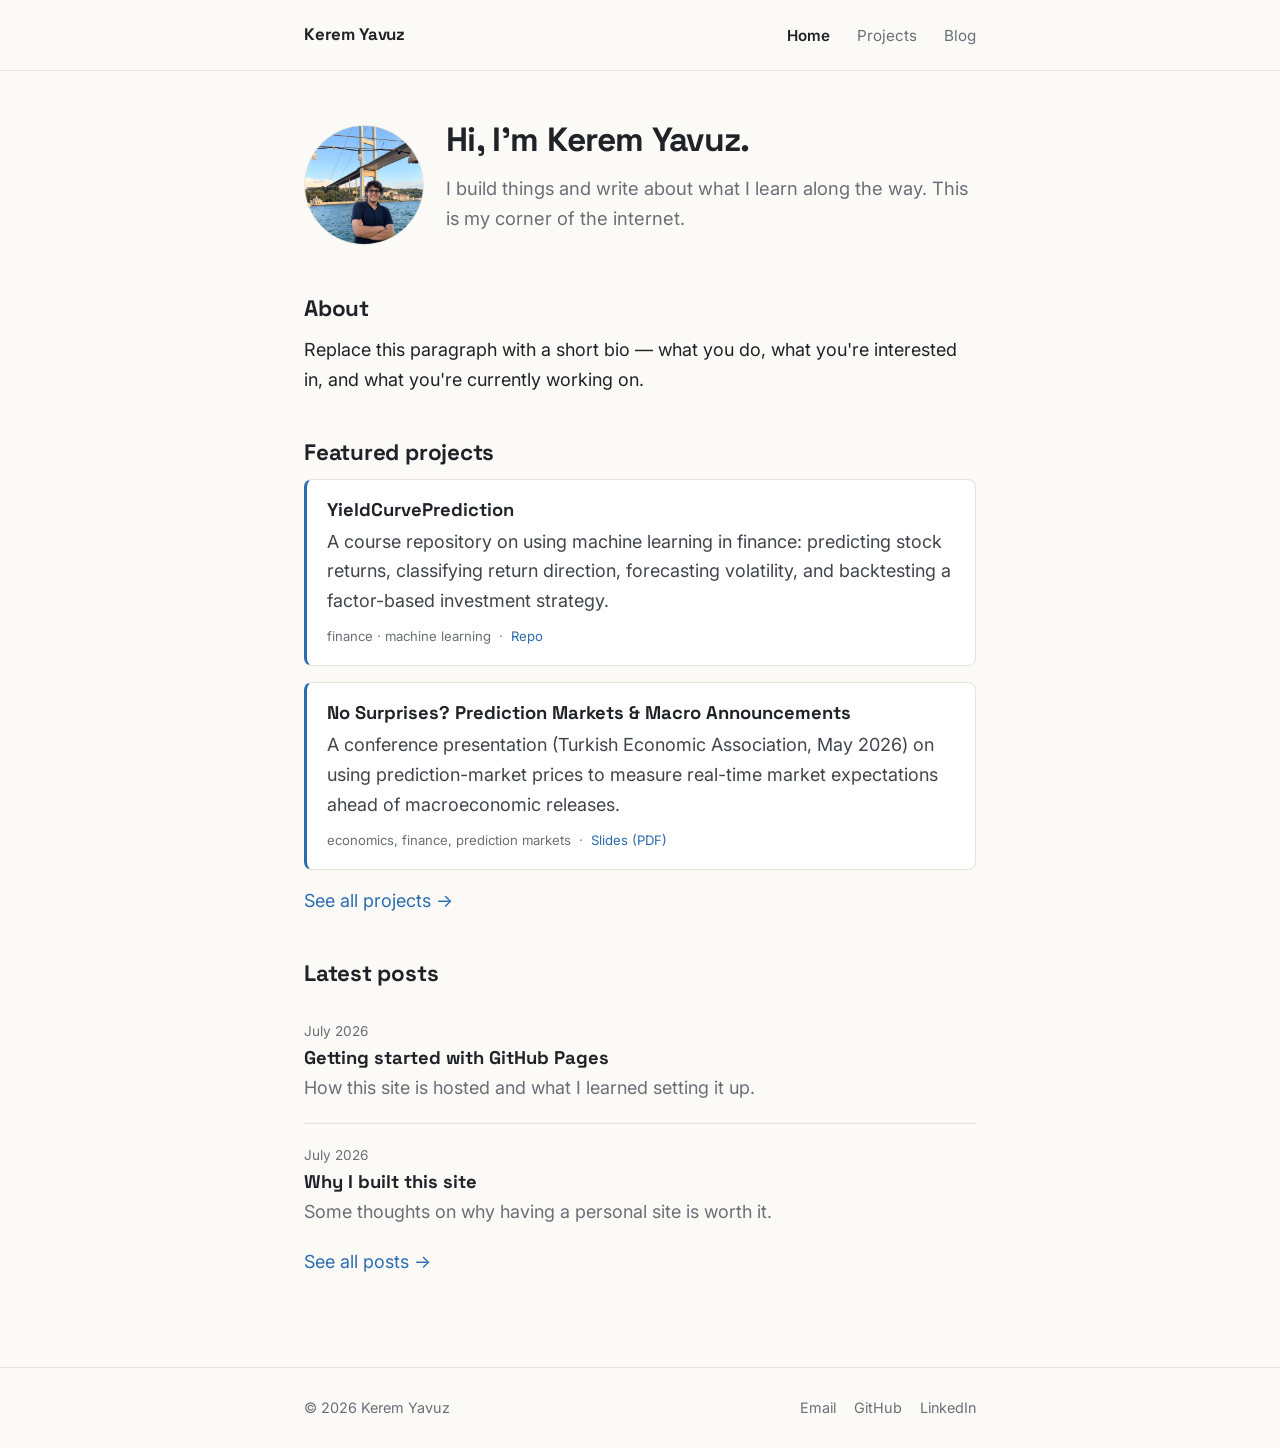
<file: index.html>
<!DOCTYPE html>
<html lang="en">
<head>
<meta charset="UTF-8">
<meta name="viewport" content="width=device-width, initial-scale=1.0">
<title>Kerem Yavuz</title>
<link rel="stylesheet" href="css/style.css">
</head>
<body>

<header class="site">
  <div class="wrap">
    <a class="brand" href="index.html">Kerem Yavuz</a>
    <nav class="main">
      <a href="index.html" class="active">Home</a>
      <a href="projects.html">Projects</a>
      <a href="blog.html">Blog</a>
    </nav>
  </div>
</header>

<main>
  <div class="wrap">
    <div class="hero">
      <img class="avatar" src="images/profile.jpg" alt="Kerem Yavuz">
      <div class="hero-text">
        <h1>Hi, I'm Kerem Yavuz.</h1>
        <p class="lead">I build things and write about what I learn along the way. This is my corner of the internet.</p>
      </div>
    </div>

    <h2>About</h2>
    <p>Replace this paragraph with a short bio — what you do, what you're interested in, and what you're currently working on.</p>

    <h2>Featured projects</h2>
    <!-- Auto-filled with the top projects from projects.html by js/featured.js.
         Edit projects.html, not this — the home page mirrors it. -->
    <div id="home-projects"></div>
    <p><a href="projects.html">See all projects &rarr;</a></p>

    <h2>Latest posts</h2>
    <!-- Auto-filled with the latest posts from blog.html by js/featured.js.
         Edit blog.html, not this — the home page mirrors it. -->
    <div id="home-posts"></div>
    <p><a href="blog.html">See all posts &rarr;</a></p>
  </div>
</main>

<footer class="site">
  <div class="wrap">
    <div>&copy; 2026 Kerem Yavuz</div>
    <div class="social">
      <a href="mailto:yavuzmkerem@gmail.com">Email</a>
      <a href="https://github.com/mkyavuz" target="_blank" rel="noopener">GitHub</a>
      <a href="https://www.linkedin.com/in/mustafa-kerem-yavuz-016a1a202/" target="_blank" rel="noopener">LinkedIn</a>
    </div>
  </div>
</footer>

<script src="js/featured.js" defer></script>
<script src="js/easteregg.js" defer></script>

</body>
</html>
</file>
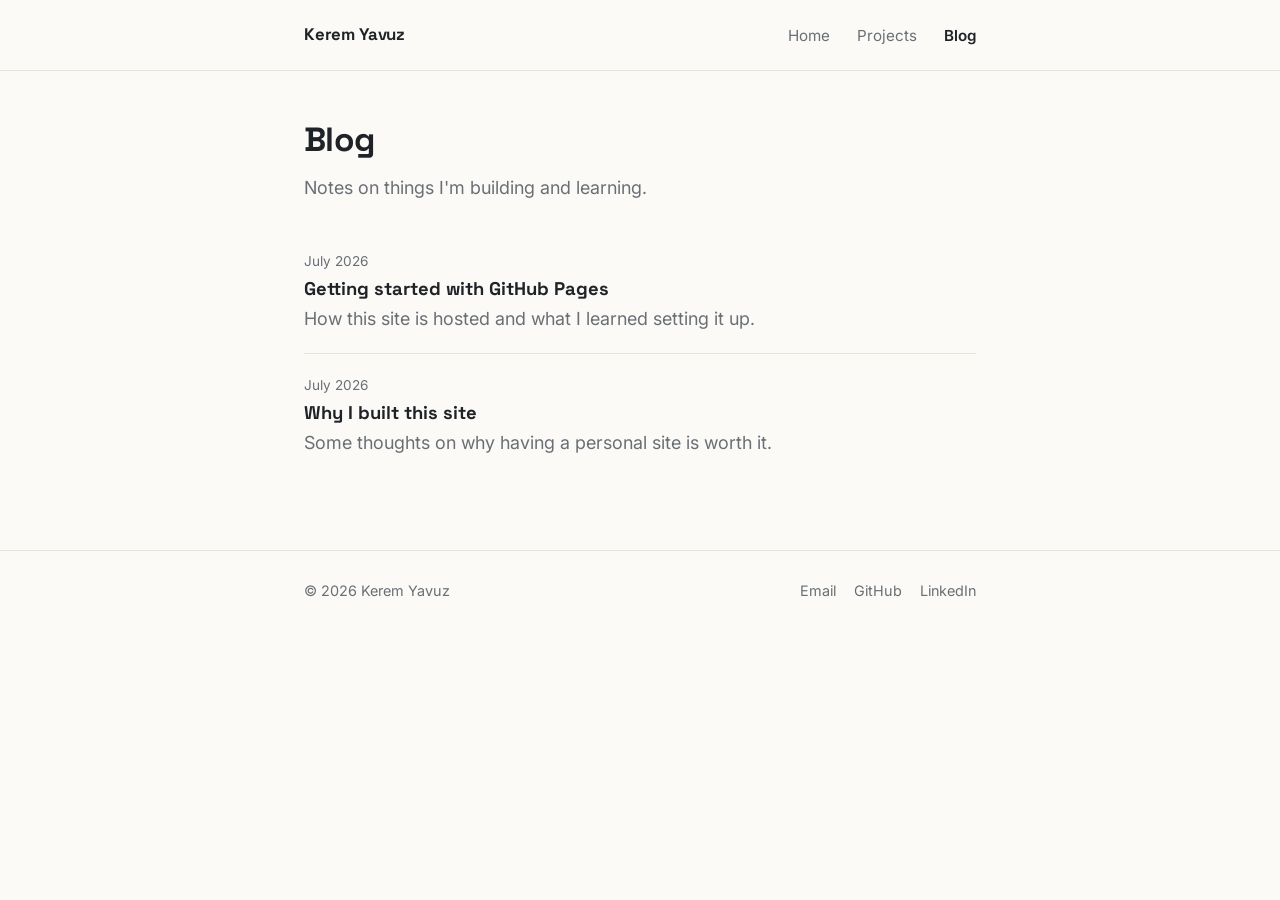
<file: blog.html>
<!DOCTYPE html>
<html lang="en">
<head>
<meta charset="UTF-8">
<meta name="viewport" content="width=device-width, initial-scale=1.0">
<title>Blog — Kerem Yavuz</title>
<link rel="stylesheet" href="css/style.css">
</head>
<body>

<header class="site">
  <div class="wrap">
    <a class="brand" href="index.html">Kerem Yavuz</a>
    <nav class="main">
      <a href="index.html">Home</a>
      <a href="projects.html">Projects</a>
      <a href="blog.html" class="active">Blog</a>
    </nav>
  </div>
</header>

<main>
  <div class="wrap">
    <h1>Blog</h1>
    <p class="tagline">Notes on things I'm building and learning.</p>

    <div class="post-list-item">
      <div class="date">July 2026</div>
      <h3><a href="posts/post-1.html">Getting started with GitHub Pages</a></h3>
      <p>How this site is hosted and what I learned setting it up.</p>
    </div>

    <div class="post-list-item">
      <div class="date">July 2026</div>
      <h3><a href="posts/post-2.html">Why I built this site</a></h3>
      <p>Some thoughts on why having a personal site is worth it.</p>
    </div>
  </div>
</main>

<footer class="site">
  <div class="wrap">
    <div>&copy; 2026 Kerem Yavuz</div>
    <div class="social">
      <a href="mailto:yavuzmkerem@gmail.com">Email</a>
      <a href="https://github.com/mkyavuz" target="_blank" rel="noopener">GitHub</a>
      <a href="https://www.linkedin.com/in/mustafa-kerem-yavuz-016a1a202/" target="_blank" rel="noopener">LinkedIn</a>
    </div>
  </div>
</footer>

<script src="js/easteregg.js" defer></script>

</body>
</html>
</file>
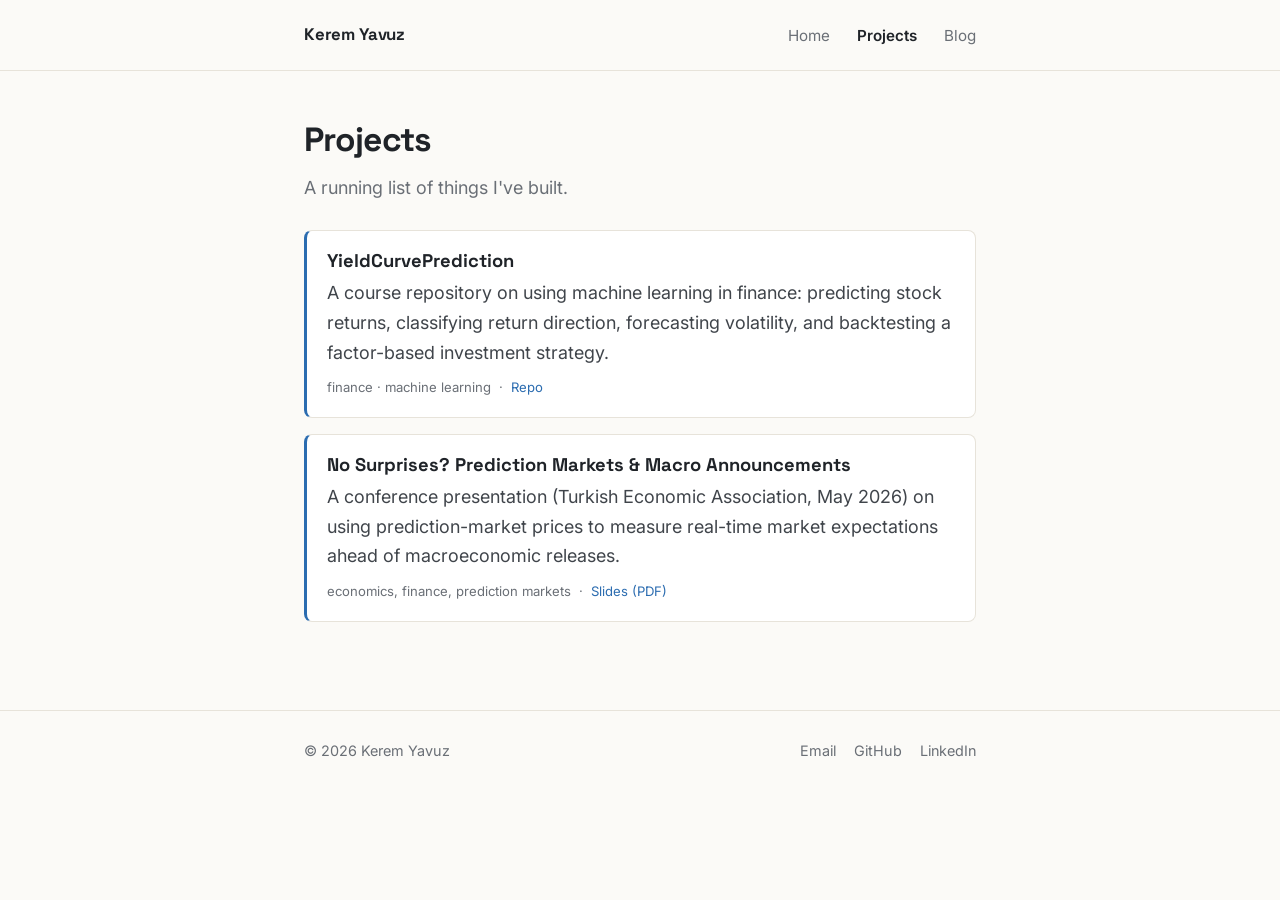
<file: projects.html>
<!DOCTYPE html>
<html lang="en">
<head>
<meta charset="UTF-8">
<meta name="viewport" content="width=device-width, initial-scale=1.0">
<title>Projects — Kerem Yavuz</title>
<link rel="stylesheet" href="css/style.css">
</head>
<body>

<header class="site">
  <div class="wrap">
    <a class="brand" href="index.html">Kerem Yavuz</a>
    <nav class="main">
      <a href="index.html">Home</a>
      <a href="projects.html" class="active">Projects</a>
      <a href="blog.html">Blog</a>
    </nav>
  </div>
</header>

<main>
  <div class="wrap">
    <h1>Projects</h1>
    <p class="tagline">A running list of things I've built.</p>

    <!-- For each project below, replace <repo> with the real repository name.
         Repo link:      https://github.com/mkyavuz/<repo>
         Live demo link: https://mkyavuz.github.io/<repo>/  (if the project has a GitHub Pages site) -->
    <div class="card">
      <h3><a href="https://github.com/mkyavuz/YieldCurvePrediction" target="_blank" rel="noopener">YieldCurvePrediction</a></h3>
      <p>A course repository on using machine learning in finance: predicting stock returns, classifying return direction, forecasting volatility, and backtesting a factor-based investment strategy.</p>
      <div class="tags">finance · machine learning &nbsp;·&nbsp; <a href="https://github.com/mkyavuz/YieldCurvePrediction" target="_blank" rel="noopener">Repo</a></div>
    </div>

    <div class="card">
      <h3><a href="files/presentation_yavuz.pdf" target="_blank" rel="noopener">No Surprises? Prediction Markets &amp; Macro Announcements</a></h3>
      <p>A conference presentation (Turkish Economic Association, May 2026) on using prediction-market prices to measure real-time market expectations ahead of macroeconomic releases.</p>
      <div class="tags">economics, finance, prediction markets &nbsp;·&nbsp; <a href="files/presentation_yavuz.pdf" target="_blank" rel="noopener">Slides (PDF)</a></div>
    </div>
  </div>
</main>

<footer class="site">
  <div class="wrap">
    <div>&copy; 2026 Kerem Yavuz</div>
    <div class="social">
      <a href="mailto:yavuzmkerem@gmail.com">Email</a>
      <a href="https://github.com/mkyavuz" target="_blank" rel="noopener">GitHub</a>
      <a href="https://www.linkedin.com/in/mustafa-kerem-yavuz-016a1a202/" target="_blank" rel="noopener">LinkedIn</a>
    </div>
  </div>
</footer>

<script src="js/easteregg.js" defer></script>

</body>
</html>
</file>
<file: css/style.css>
/* ===========================================================
   Kerem Yavuz — clean, reading-first theme
   Inspired by paulgraham.com, gwern.net, waitbutwhy.com
   =========================================================== */

@import url('https://fonts.googleapis.com/css2?family=Inter:wght@400;500;600;700&family=Space+Grotesk:wght@400;500;600;700&display=swap');

:root {
  --bg: #fbfaf7;          /* warm off-white / cream */
  --panel: #ffffff;
  --text: #1f2328;
  --muted: #6a6f76;
  --border: #e7e3da;
  --accent: #2b6cb0;      /* calm blue */
  --accent-hover: #1b4f86;
  --accent-soft: #eef4fb;
  --max-width: 720px;
  --display: "Space Grotesk", "Inter", -apple-system, BlinkMacSystemFont, sans-serif;
  --sans: "Inter", -apple-system, BlinkMacSystemFont, "Segoe UI", Helvetica, Arial, sans-serif;
  --serif: Georgia, "Iowan Old Style", "Palatino Linotype", Palatino, serif;
}

* { box-sizing: border-box; }
html { -webkit-text-size-adjust: 100%; }

body {
  margin: 0;
  background: var(--bg);
  color: var(--text);
  font-family: var(--sans);
  font-size: 18px;
  line-height: 1.65;
  -webkit-font-smoothing: antialiased;
  text-rendering: optimizeLegibility;
}

.wrap { max-width: var(--max-width); margin: 0 auto; padding: 0 24px; }

/* ---------- header / nav ---------- */
header.site { border-bottom: 1px solid var(--border); }
header.site .wrap {
  display: flex; justify-content: space-between; align-items: center;
  flex-wrap: wrap; gap: 12px; padding-top: 20px; padding-bottom: 20px;
}
.brand {
  font-family: var(--display); font-weight: 700; font-size: 1.05rem;
  color: var(--text); text-decoration: none; letter-spacing: -0.01em;
}
nav.main a {
  font-family: var(--sans); color: var(--muted); text-decoration: none;
  margin-left: 22px; font-size: 0.95rem;
}
nav.main a:hover { color: var(--accent); }
nav.main a.active { color: var(--text); font-weight: 600; }

main { padding: 48px 0 72px; }

/* ---------- headings / text ---------- */
h1, h2, h3 { font-family: var(--display); line-height: 1.25; color: var(--text); }
h1 { font-size: 2.1rem; margin: 0 0 12px; letter-spacing: -0.02em; }
h2 { font-size: 1.4rem; margin: 44px 0 12px; letter-spacing: -0.01em; }
h3 { font-size: 1.15rem; margin: 0 0 6px; }

p { margin: 0 0 18px; }
p.lead { font-size: 1.15rem; color: var(--muted); }
.tagline { color: var(--muted); margin-bottom: 28px; }

a { color: var(--accent); text-decoration: none; }
a:hover { color: var(--accent-hover); text-decoration: underline; }

/* ---------- hero ---------- */
.hero { display: flex; align-items: center; gap: 22px; flex-wrap: wrap; margin-bottom: 8px; }
.hero-text { flex: 1; min-width: 240px; }
.hero-text h1 { margin-top: 0; }
.avatar {
  width: 120px; height: 120px; flex-shrink: 0;
  border-radius: 50%; object-fit: cover; object-position: center 30%;
  background: var(--accent-soft); border: 1px solid var(--border);
  display: flex; align-items: center; justify-content: center;
  color: var(--accent); font-family: var(--sans); font-weight: 700; font-size: 1.8rem;
}

/* ---------- cards ---------- */
.card {
  background: var(--panel);
  border: 1px solid var(--border);
  border-left: 3px solid var(--accent);
  border-radius: 8px;
  padding: 18px 20px;
  margin-bottom: 16px;
}
.card h3 { font-family: var(--display); margin: 0 0 6px; }
.card h3 a { color: var(--text); }
.card h3 a:hover { color: var(--accent); text-decoration: none; }
.card p { margin: 0 0 10px; color: #40454b; }
.card .tags { font-family: var(--sans); font-size: 0.82rem; color: var(--muted); }
.card .tags a { color: var(--accent); }

/* ---------- blog list ---------- */
.post-list-item { border-bottom: 1px solid var(--border); padding: 20px 0; }
.post-list-item:last-child { border-bottom: 0; }
.post-list-item .date { font-family: var(--sans); color: var(--muted); font-size: 0.85rem; }
.post-list-item h3 { margin: 4px 0; }
.post-list-item h3 a { color: var(--text); }
.post-list-item h3 a:hover { color: var(--accent); text-decoration: none; }
.post-list-item p { color: var(--muted); margin: 4px 0 0; }

/* ---------- post body ---------- */
.post-body { margin-top: 22px; }
.post-body p { margin-bottom: 20px; }
.date { font-family: var(--sans); color: var(--muted); font-size: 0.9rem; }
.back-link { display: inline-block; margin-top: 36px; font-family: var(--sans); font-size: 0.95rem; }

/* ---------- footer ---------- */
footer.site { border-top: 1px solid var(--border); padding: 28px 0; color: var(--muted); font-size: 0.9rem; }
footer.site .wrap { display: flex; justify-content: space-between; align-items: center; flex-wrap: wrap; gap: 12px; }
footer.site a { color: var(--muted); }
footer.site a:hover { color: var(--accent); }
.social { display: flex; gap: 18px; }

hr { border: 0; border-top: 1px solid var(--border); margin: 40px 0; }
</file>
